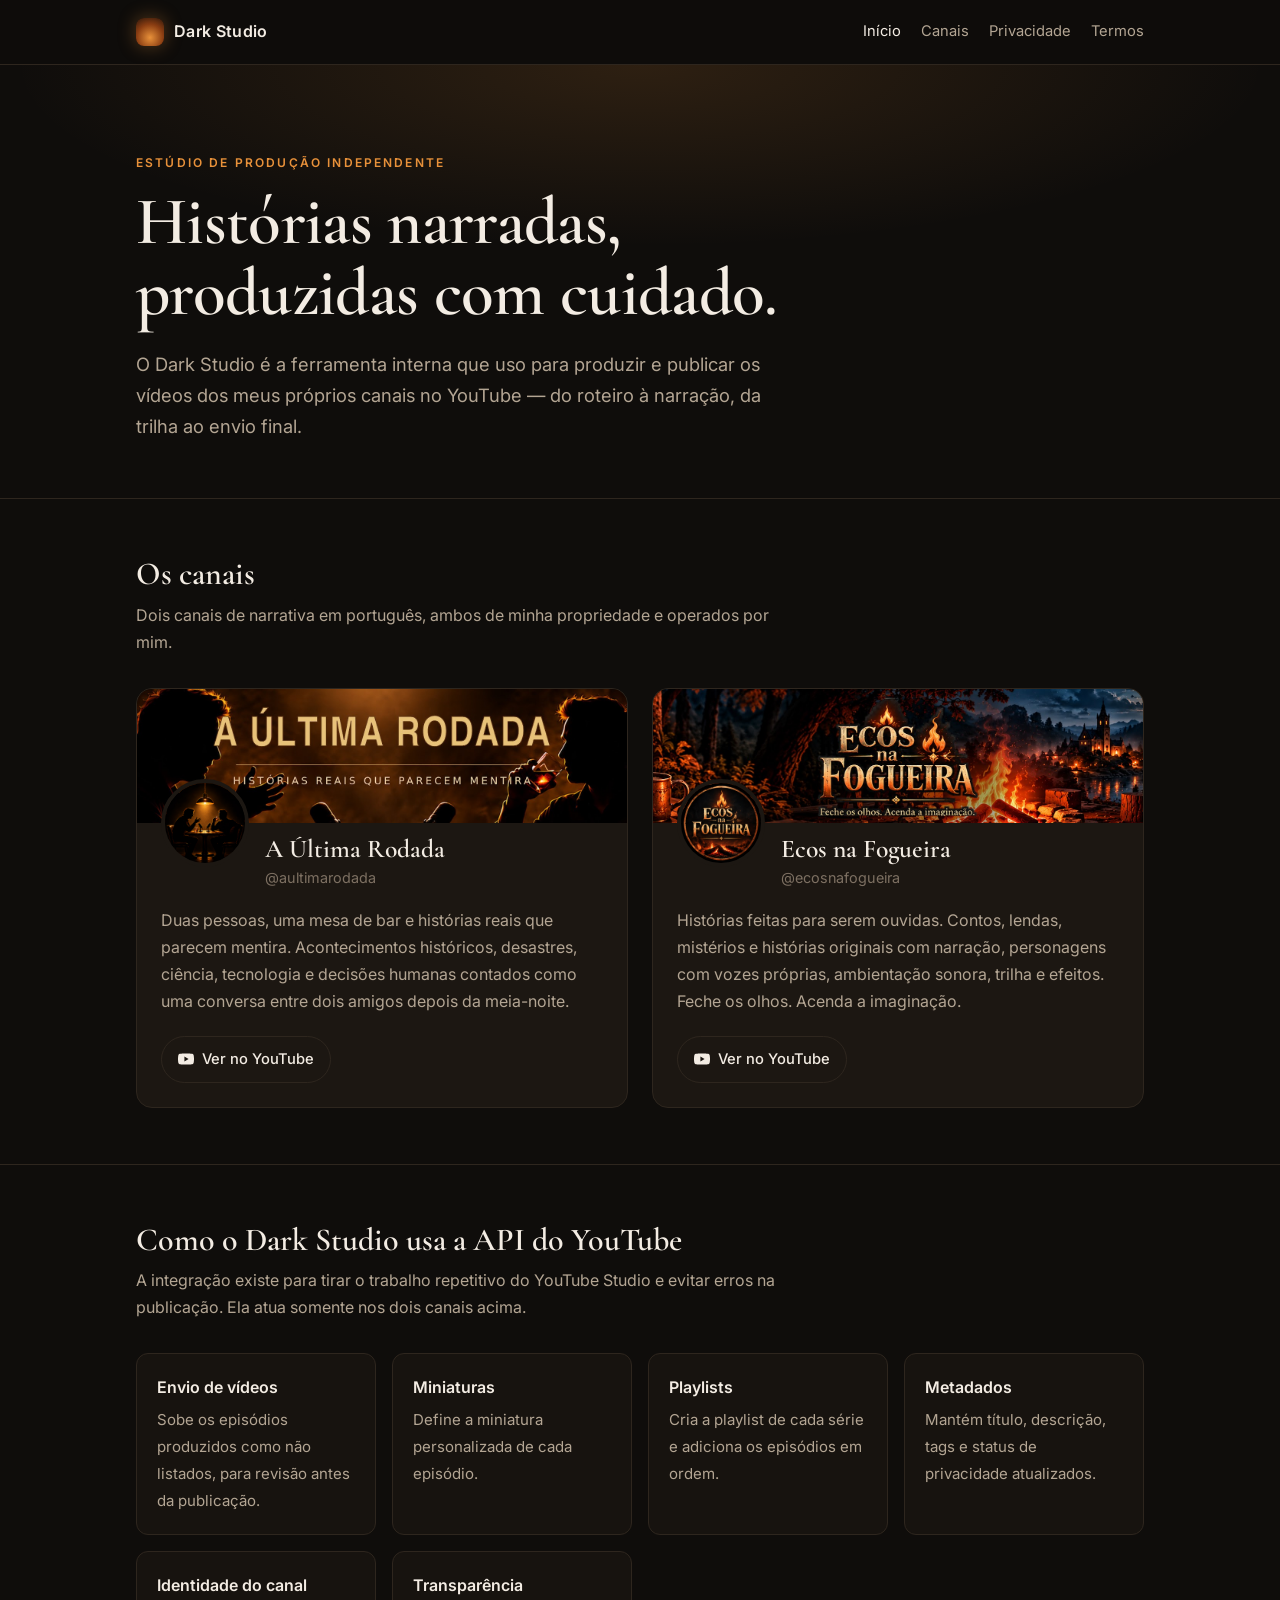
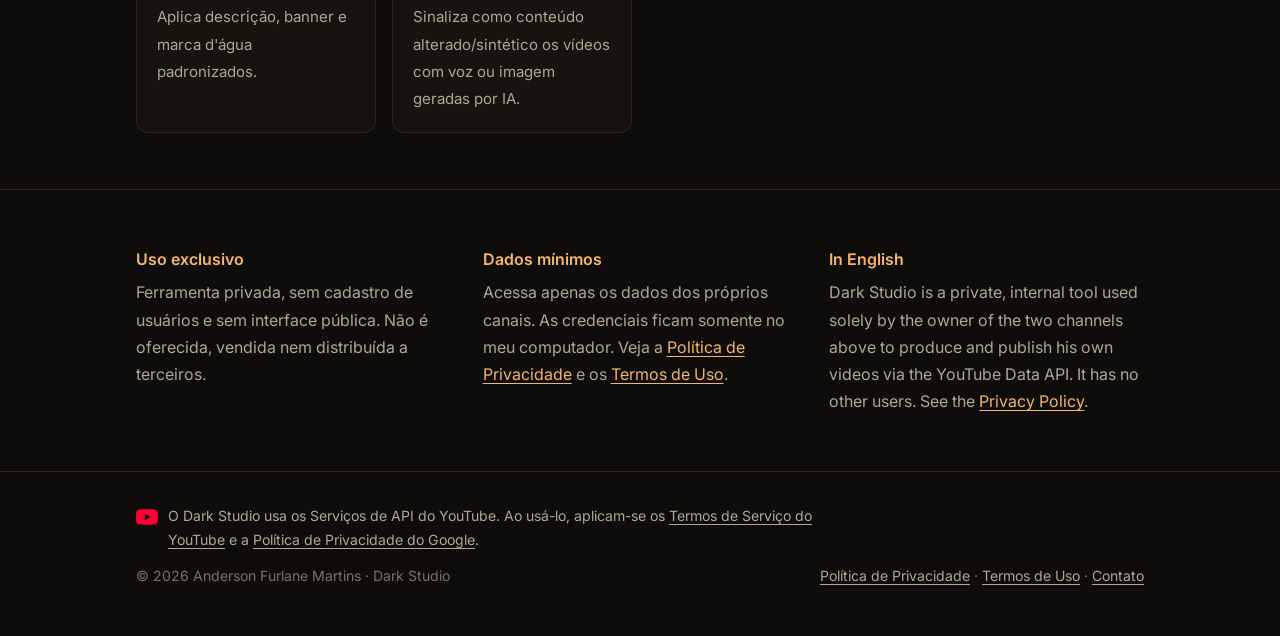
<file: index.html>
<!doctype html>
<html lang="pt-BR">
<head>
<meta charset="utf-8">
<meta name="viewport" content="width=device-width, initial-scale=1">
<link rel="preconnect" href="https://fonts.googleapis.com">
<link rel="preconnect" href="https://fonts.gstatic.com" crossorigin>
<link href="https://fonts.googleapis.com/css2?family=Cormorant+Garamond:wght@600&family=Inter:wght@400;500;600&display=swap" rel="stylesheet">
<link rel="icon" href="img/ecosnafogueira.jpg">
<link rel="stylesheet" href="style.css">
<title>Dark Studio</title>
<meta name="description" content="Ferramenta interna de produção e publicação de vídeos dos canais A Última Rodada e Ecos na Fogueira.">
</head>
<body>
<header class="top"><div class="wrap">
  <a class="brand" href="./"><span class="brand-mark" aria-hidden="true"></span>Dark Studio</a>
  <nav><a href="./" aria-current="page">Início</a><a href="./#canais">Canais</a><a href="privacidade.html">Privacidade</a><a href="termos.html">Termos</a></nav>
</div></header>

<main>
<div class="hero"><div class="wrap">
  <p class="eyebrow">Estúdio de produção independente</p>
  <h1>Histórias narradas,<br>produzidas com cuidado.</h1>
  <p class="lead">O Dark Studio é a ferramenta interna que uso para produzir e publicar os vídeos dos meus próprios canais no YouTube — do roteiro à narração, da trilha ao envio final.</p>
</div></div>

<section id="canais"><div class="wrap">
  <h2>Os canais</h2>
  <p class="section-sub">Dois canais de narrativa em português, ambos de minha propriedade e operados por mim.</p>
  <div class="channels">
    <article class="channel">
      <img class="channel-banner" src="img/aultimarodada-banner.jpg" alt="" loading="lazy">
      <div class="channel-body">
        <div class="channel-head">
          <img class="avatar" src="img/aultimarodada.jpg" alt="Logo do canal A Última Rodada">
          <div><h3>A Última Rodada</h3><span class="handle">@aultimarodada</span></div>
        </div>
        <p>Duas pessoas, uma mesa de bar e histórias reais que parecem mentira. Acontecimentos históricos, desastres, ciência, tecnologia e decisões humanas contados como uma conversa entre dois amigos depois da meia-noite.</p>
        <a class="btn" href="https://www.youtube.com/@aultimarodada"><svg viewBox="0 0 24 24" aria-hidden="true"><path d="M23.5 6.2a3 3 0 0 0-2.1-2.1C19.5 3.6 12 3.6 12 3.6s-7.5 0-9.4.5A3 3 0 0 0 .5 6.2 31 31 0 0 0 0 12a31 31 0 0 0 .5 5.8 3 3 0 0 0 2.1 2.1c1.9.5 9.4.5 9.4.5s7.5 0 9.4-.5a3 3 0 0 0 2.1-2.1A31 31 0 0 0 24 12a31 31 0 0 0-.5-5.8zM9.6 15.6V8.4l6.3 3.6-6.3 3.6z"/></svg> Ver no YouTube</a>
      </div>
    </article>
    <article class="channel">
      <img class="channel-banner" src="img/ecosnafogueira-banner.jpg" alt="" loading="lazy">
      <div class="channel-body">
        <div class="channel-head">
          <img class="avatar" src="img/ecosnafogueira.jpg" alt="Logo do canal Ecos na Fogueira">
          <div><h3>Ecos na Fogueira</h3><span class="handle">@ecosnafogueira</span></div>
        </div>
        <p>Histórias feitas para serem ouvidas. Contos, lendas, mistérios e histórias originais com narração, personagens com vozes próprias, ambientação sonora, trilha e efeitos. Feche os olhos. Acenda a imaginação.</p>
        <a class="btn" href="https://www.youtube.com/@ecosnafogueira"><svg viewBox="0 0 24 24" aria-hidden="true"><path d="M23.5 6.2a3 3 0 0 0-2.1-2.1C19.5 3.6 12 3.6 12 3.6s-7.5 0-9.4.5A3 3 0 0 0 .5 6.2 31 31 0 0 0 0 12a31 31 0 0 0 .5 5.8 3 3 0 0 0 2.1 2.1c1.9.5 9.4.5 9.4.5s7.5 0 9.4-.5a3 3 0 0 0 2.1-2.1A31 31 0 0 0 24 12a31 31 0 0 0-.5-5.8zM9.6 15.6V8.4l6.3 3.6-6.3 3.6z"/></svg> Ver no YouTube</a>
      </div>
    </article>
  </div>
</div></section>

<section><div class="wrap">
  <h2>Como o Dark Studio usa a API do YouTube</h2>
  <p class="section-sub">A integração existe para tirar o trabalho repetitivo do YouTube Studio e evitar erros na publicação. Ela atua somente nos dois canais acima.</p>
  <ul class="features">
    <li><strong>Envio de vídeos</strong><span>Sobe os episódios produzidos como não listados, para revisão antes da publicação.</span></li>
    <li><strong>Miniaturas</strong><span>Define a miniatura personalizada de cada episódio.</span></li>
    <li><strong>Playlists</strong><span>Cria a playlist de cada série e adiciona os episódios em ordem.</span></li>
    <li><strong>Metadados</strong><span>Mantém título, descrição, tags e status de privacidade atualizados.</span></li>
    <li><strong>Identidade do canal</strong><span>Aplica descrição, banner e marca d'água padronizados.</span></li>
    <li><strong>Transparência</strong><span>Sinaliza como conteúdo alterado/sintético os vídeos com voz ou imagem geradas por IA.</span></li>
  </ul>
</div></section>

<section><div class="wrap note">
  <div><h3>Uso exclusivo</h3><p>Ferramenta privada, sem cadastro de usuários e sem interface pública. Não é oferecida, vendida nem distribuída a terceiros.</p></div>
  <div><h3>Dados mínimos</h3><p>Acessa apenas os dados dos próprios canais. As credenciais ficam somente no meu computador. Veja a <a href="privacidade.html">Política de Privacidade</a> e os <a href="termos.html">Termos de Uso</a>.</p></div>
  <div lang="en"><h3>In English</h3><p>Dark Studio is a private, internal tool used solely by the owner of the two channels above to produce and publish his own videos via the YouTube Data API. It has no other users. See the <a href="privacidade.html#en">Privacy Policy</a>.</p></div>
</div></section>
</main>

<footer><div class="wrap">
  <div class="yt-attr"><svg viewBox="0 0 24 24" aria-hidden="true"><path d="M23.5 6.2a3 3 0 0 0-2.1-2.1C19.5 3.6 12 3.6 12 3.6s-7.5 0-9.4.5A3 3 0 0 0 .5 6.2 31 31 0 0 0 0 12a31 31 0 0 0 .5 5.8 3 3 0 0 0 2.1 2.1c1.9.5 9.4.5 9.4.5s7.5 0 9.4-.5a3 3 0 0 0 2.1-2.1A31 31 0 0 0 24 12a31 31 0 0 0-.5-5.8zM9.6 15.6V8.4l6.3 3.6-6.3 3.6z"/></svg><span>O Dark Studio usa os Serviços de API do YouTube. Ao usá-lo, aplicam-se os <a href="https://www.youtube.com/t/terms">Termos de Serviço do YouTube</a> e a <a href="https://policies.google.com/privacy">Política de Privacidade do Google</a>.</span></div>
  <div class="foot-row"><span>© 2026 Anderson Furlane Martins · Dark Studio</span>
  <span><a href="privacidade.html">Política de Privacidade</a> · <a href="termos.html">Termos de Uso</a> · <a href="mailto:andersonfurlanemartins@gmail.com">Contato</a></span></div>
</div></footer>
</body>
</html>
</file>
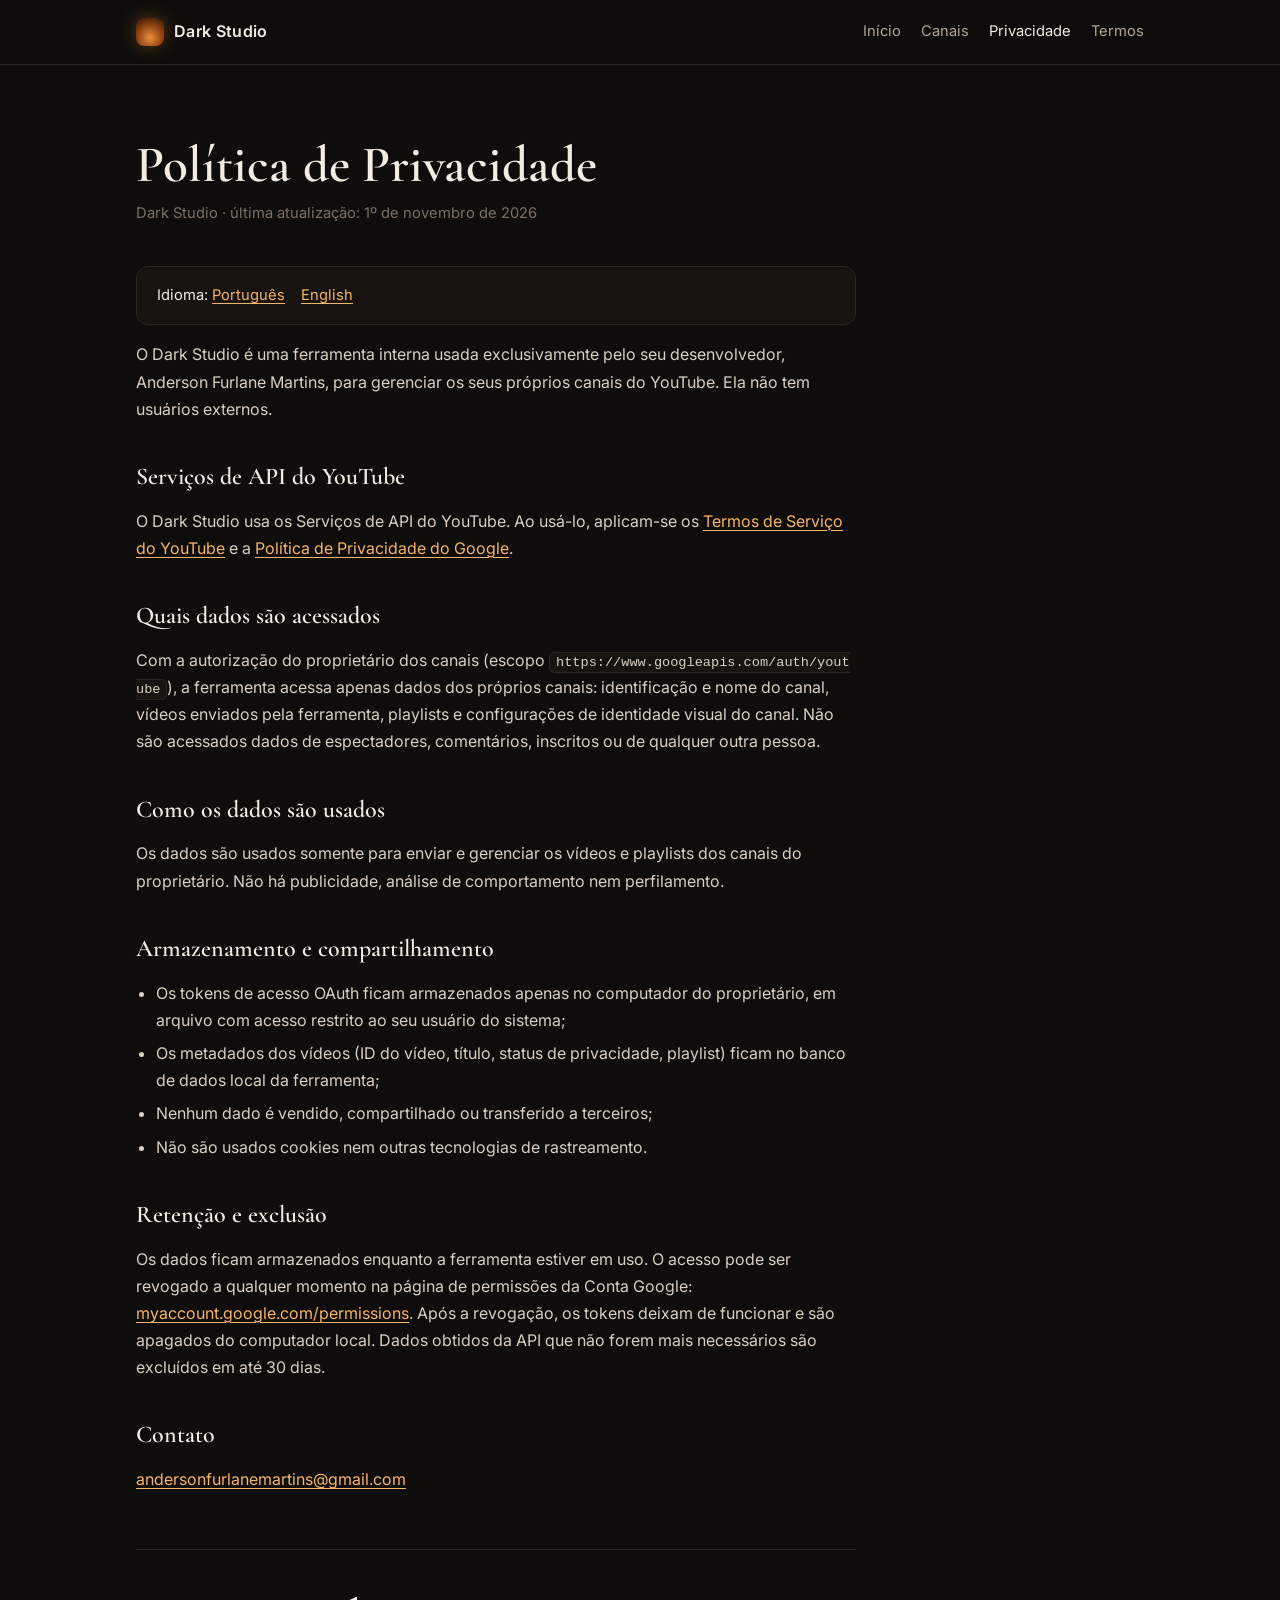
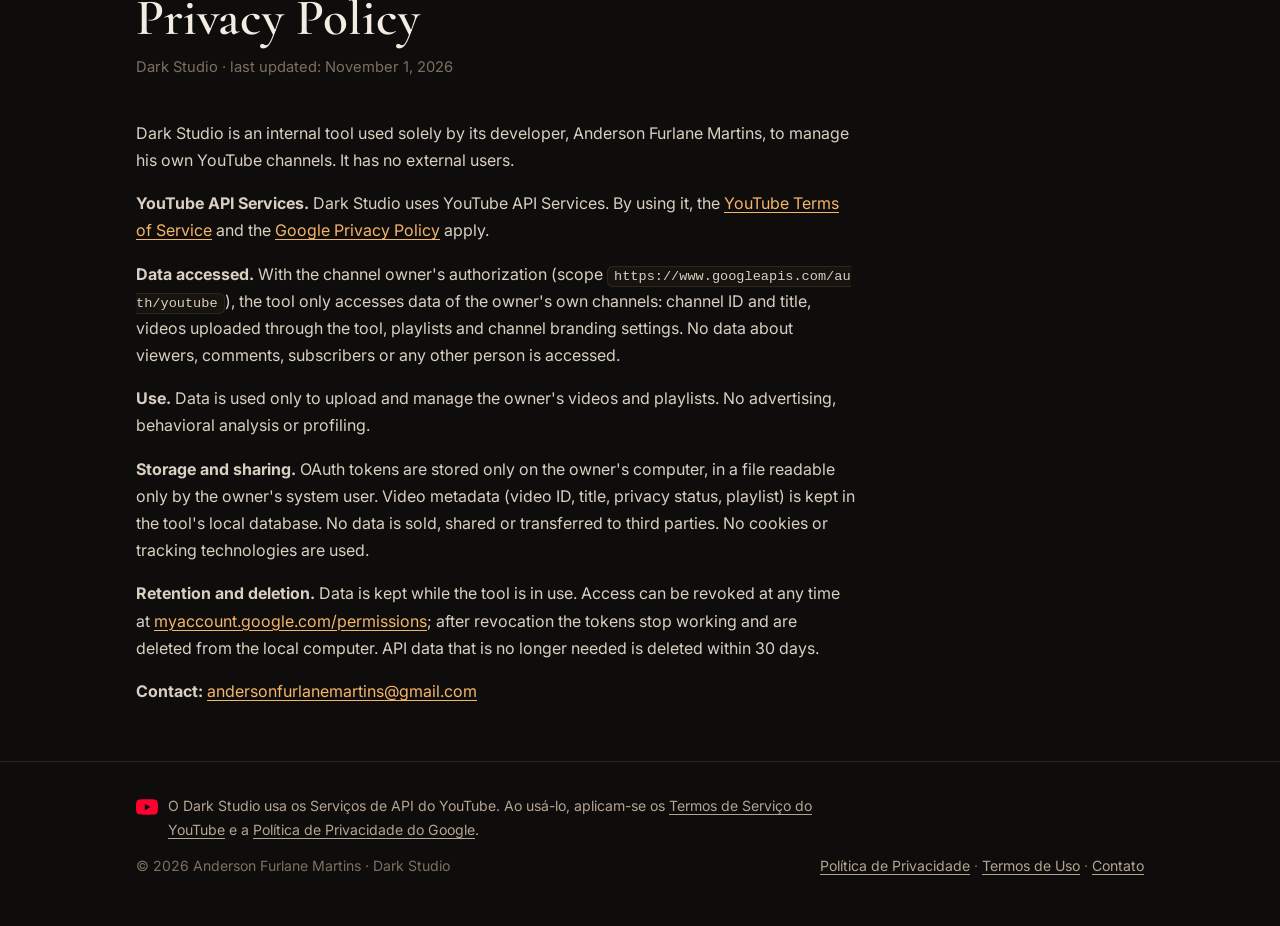
<file: privacidade.html>
<!doctype html>
<html lang="pt-BR">
<head>
<meta charset="utf-8">
<meta name="viewport" content="width=device-width, initial-scale=1">
<link rel="preconnect" href="https://fonts.googleapis.com">
<link rel="preconnect" href="https://fonts.gstatic.com" crossorigin>
<link href="https://fonts.googleapis.com/css2?family=Cormorant+Garamond:wght@600&family=Inter:wght@400;500;600&display=swap" rel="stylesheet">
<link rel="icon" href="img/ecosnafogueira.jpg">
<link rel="stylesheet" href="style.css">
<title>Política de Privacidade · Dark Studio</title>
</head>
<body>
<header class="top"><div class="wrap">
  <a class="brand" href="./"><span class="brand-mark" aria-hidden="true"></span>Dark Studio</a>
  <nav><a href="./">Início</a><a href="./#canais">Canais</a><a href="privacidade.html" aria-current="page">Privacidade</a><a href="termos.html">Termos</a></nav>
</div></header>
<main class="wrap"><article class="doc">
<h1>Política de Privacidade</h1>
<p class="meta">Dark Studio · última atualização: 1º de novembro de 2026</p>
<div class="toc">Idioma: <a href="#pt">Português</a><a href="#en">English</a></div>
<div id="pt"><p>O Dark Studio é uma ferramenta interna usada exclusivamente pelo seu desenvolvedor, Anderson Furlane Martins, para gerenciar os seus próprios canais do YouTube. Ela não tem usuários externos.</p>

<h2>Serviços de API do YouTube</h2>
<p>O Dark Studio usa os Serviços de API do YouTube. Ao usá-lo, aplicam-se os <a href="https://www.youtube.com/t/terms">Termos de Serviço do YouTube</a> e a <a href="https://policies.google.com/privacy">Política de Privacidade do Google</a>.</p>

<h2>Quais dados são acessados</h2>
<p>Com a autorização do proprietário dos canais (escopo <code>https://www.googleapis.com/auth/youtube</code>), a ferramenta acessa apenas dados dos próprios canais: identificação e nome do canal, vídeos enviados pela ferramenta, playlists e configurações de identidade visual do canal. Não são acessados dados de espectadores, comentários, inscritos ou de qualquer outra pessoa.</p>

<h2>Como os dados são usados</h2>
<p>Os dados são usados somente para enviar e gerenciar os vídeos e playlists dos canais do proprietário. Não há publicidade, análise de comportamento nem perfilamento.</p>

<h2>Armazenamento e compartilhamento</h2>
<ul>
<li>Os tokens de acesso OAuth ficam armazenados apenas no computador do proprietário, em arquivo com acesso restrito ao seu usuário do sistema;</li>
<li>Os metadados dos vídeos (ID do vídeo, título, status de privacidade, playlist) ficam no banco de dados local da ferramenta;</li>
<li>Nenhum dado é vendido, compartilhado ou transferido a terceiros;</li>
<li>Não são usados cookies nem outras tecnologias de rastreamento.</li>
</ul>

<h2>Retenção e exclusão</h2>
<p>Os dados ficam armazenados enquanto a ferramenta estiver em uso. O acesso pode ser revogado a qualquer momento na página de permissões da Conta Google: <a href="https://myaccount.google.com/permissions">myaccount.google.com/permissions</a>. Após a revogação, os tokens deixam de funcionar e são apagados do computador local. Dados obtidos da API que não forem mais necessários são excluídos em até 30 dias.</p>

<h2>Contato</h2>
<p><a href="mailto:andersonfurlanemartins@gmail.com">andersonfurlanemartins@gmail.com</a></p>

</div>
<div class="lang-split" id="en" lang="en">
<h1>Privacy Policy</h1>
<p class="meta">Dark Studio · last updated: November 1, 2026</p>
<p>Dark Studio is an internal tool used solely by its developer, Anderson Furlane Martins, to manage his own YouTube channels. It has no external users.</p>
<p><strong>YouTube API Services.</strong> Dark Studio uses YouTube API Services. By using it, the <a href="https://www.youtube.com/t/terms">YouTube Terms of Service</a> and the <a href="https://policies.google.com/privacy">Google Privacy Policy</a> apply.</p>
<p><strong>Data accessed.</strong> With the channel owner's authorization (scope <code>https://www.googleapis.com/auth/youtube</code>), the tool only accesses data of the owner's own channels: channel ID and title, videos uploaded through the tool, playlists and channel branding settings. No data about viewers, comments, subscribers or any other person is accessed.</p>
<p><strong>Use.</strong> Data is used only to upload and manage the owner's videos and playlists. No advertising, behavioral analysis or profiling.</p>
<p><strong>Storage and sharing.</strong> OAuth tokens are stored only on the owner's computer, in a file readable only by the owner's system user. Video metadata (video ID, title, privacy status, playlist) is kept in the tool's local database. No data is sold, shared or transferred to third parties. No cookies or tracking technologies are used.</p>
<p><strong>Retention and deletion.</strong> Data is kept while the tool is in use. Access can be revoked at any time at <a href="https://myaccount.google.com/permissions">myaccount.google.com/permissions</a>; after revocation the tokens stop working and are deleted from the local computer. API data that is no longer needed is deleted within 30 days.</p>
<p><strong>Contact:</strong> <a href="mailto:andersonfurlanemartins@gmail.com">andersonfurlanemartins@gmail.com</a></p>
</div>
</article></main>
<footer><div class="wrap">
  <div class="yt-attr"><svg viewBox="0 0 24 24" aria-hidden="true"><path d="M23.5 6.2a3 3 0 0 0-2.1-2.1C19.5 3.6 12 3.6 12 3.6s-7.5 0-9.4.5A3 3 0 0 0 .5 6.2 31 31 0 0 0 0 12a31 31 0 0 0 .5 5.8 3 3 0 0 0 2.1 2.1c1.9.5 9.4.5 9.4.5s7.5 0 9.4-.5a3 3 0 0 0 2.1-2.1A31 31 0 0 0 24 12a31 31 0 0 0-.5-5.8zM9.6 15.6V8.4l6.3 3.6-6.3 3.6z"/></svg><span>O Dark Studio usa os Serviços de API do YouTube. Ao usá-lo, aplicam-se os <a href="https://www.youtube.com/t/terms">Termos de Serviço do YouTube</a> e a <a href="https://policies.google.com/privacy">Política de Privacidade do Google</a>.</span></div>
  <div class="foot-row"><span>© 2026 Anderson Furlane Martins · Dark Studio</span>
  <span><a href="privacidade.html">Política de Privacidade</a> · <a href="termos.html">Termos de Uso</a> · <a href="mailto:andersonfurlanemartins@gmail.com">Contato</a></span></div>
</div></footer>
</body>
</html>
</file>
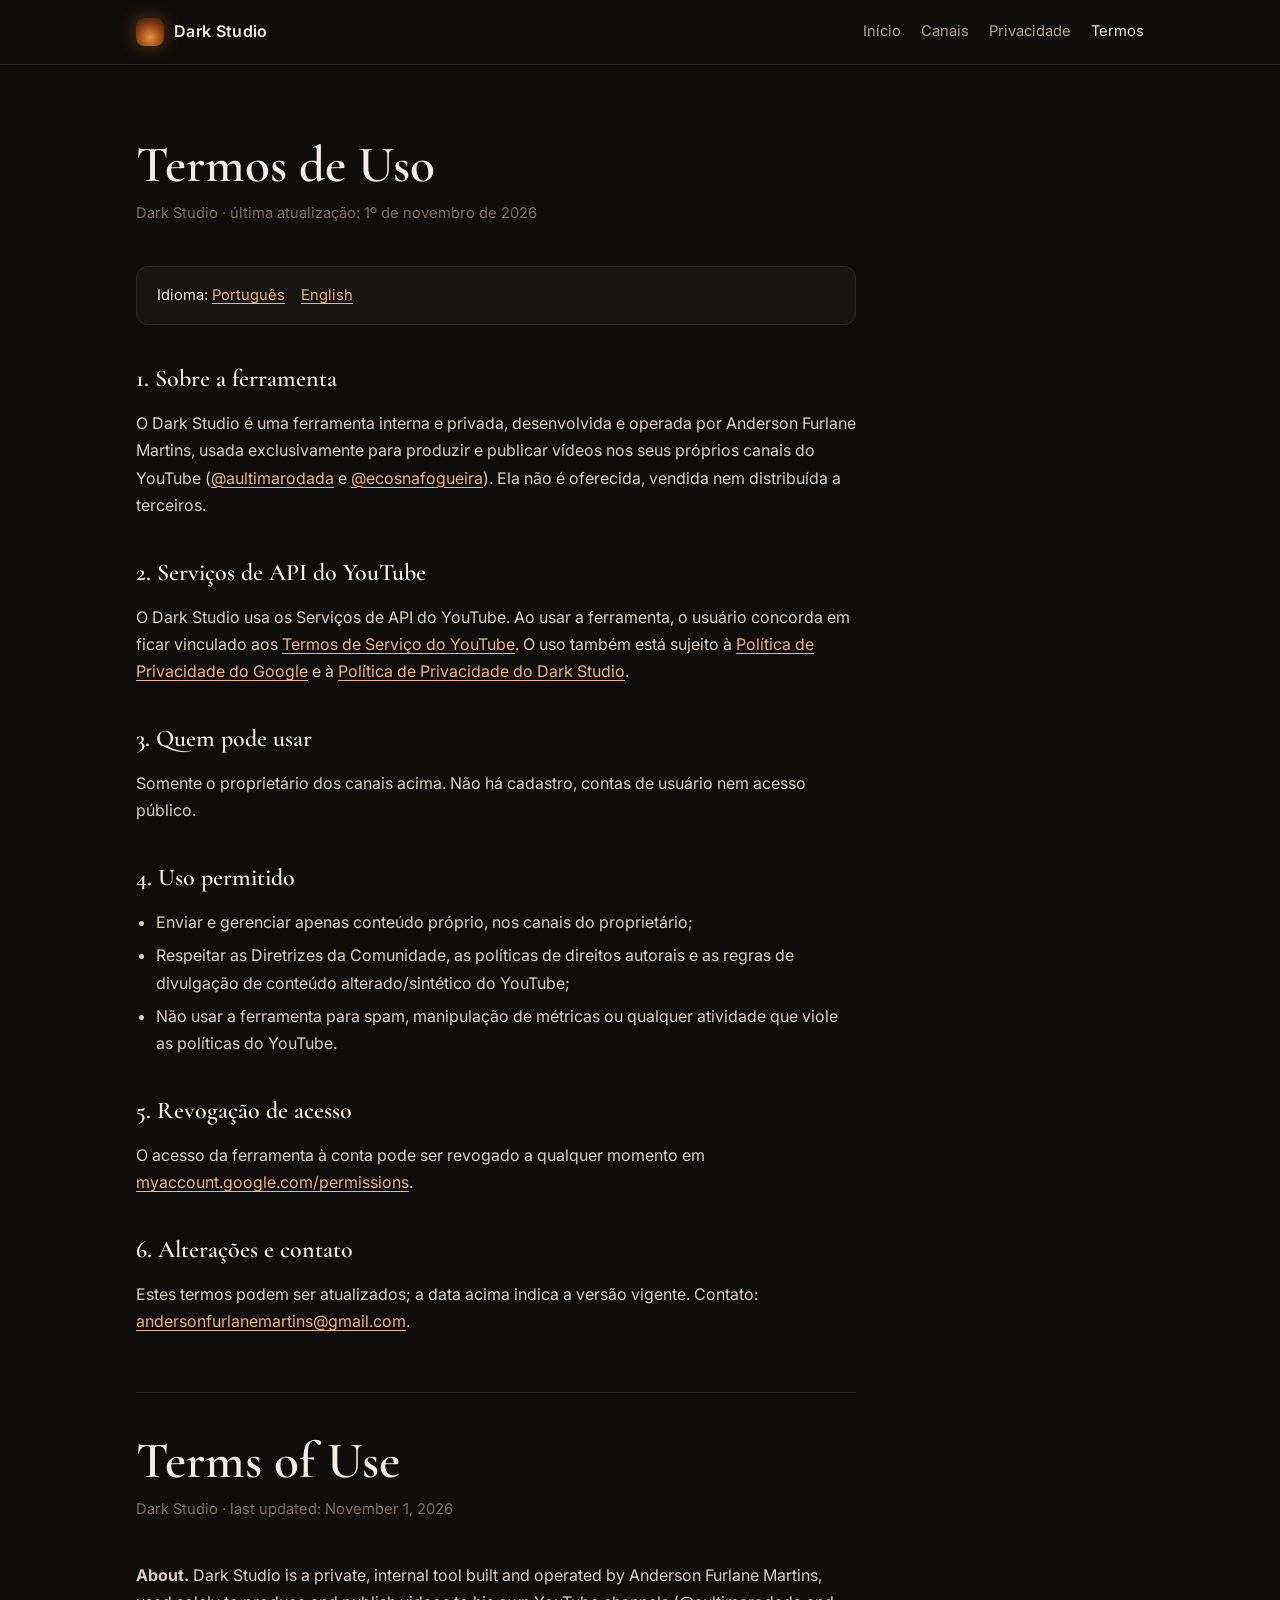
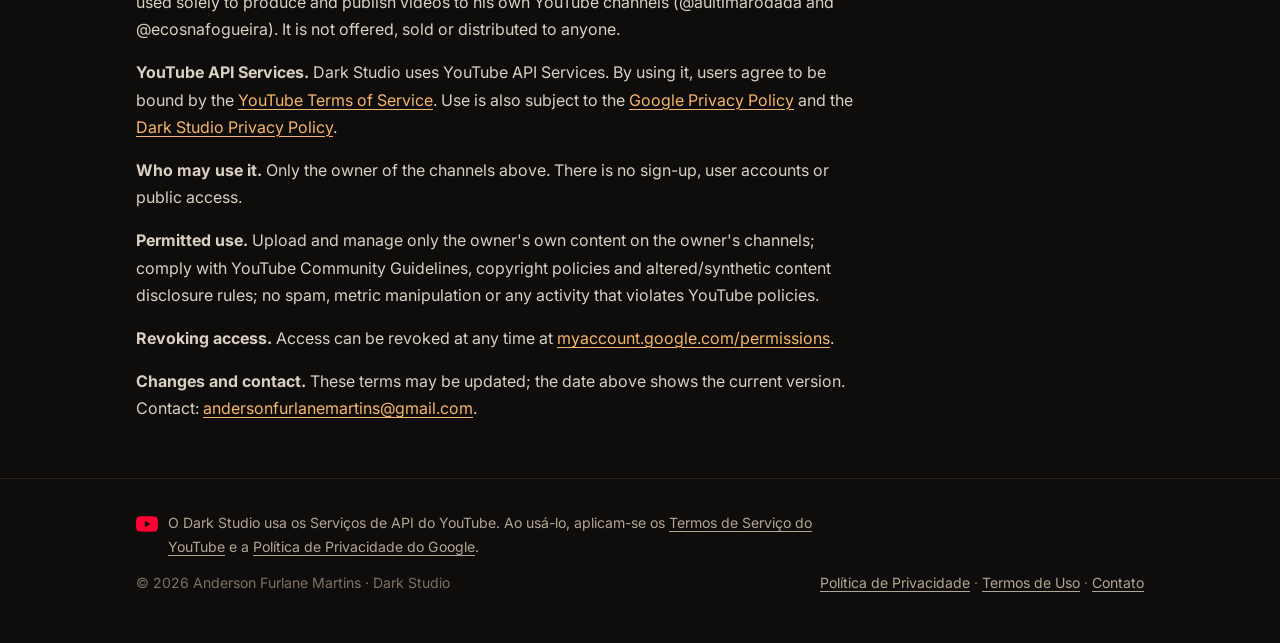
<file: termos.html>
<!doctype html>
<html lang="pt-BR">
<head>
<meta charset="utf-8">
<meta name="viewport" content="width=device-width, initial-scale=1">
<link rel="preconnect" href="https://fonts.googleapis.com">
<link rel="preconnect" href="https://fonts.gstatic.com" crossorigin>
<link href="https://fonts.googleapis.com/css2?family=Cormorant+Garamond:wght@600&family=Inter:wght@400;500;600&display=swap" rel="stylesheet">
<link rel="icon" href="img/ecosnafogueira.jpg">
<link rel="stylesheet" href="style.css">
<title>Termos de Uso · Dark Studio</title>
</head>
<body>
<header class="top"><div class="wrap">
  <a class="brand" href="./"><span class="brand-mark" aria-hidden="true"></span>Dark Studio</a>
  <nav><a href="./">Início</a><a href="./#canais">Canais</a><a href="privacidade.html">Privacidade</a><a href="termos.html" aria-current="page">Termos</a></nav>
</div></header>
<main class="wrap"><article class="doc">
<h1>Termos de Uso</h1>
<p class="meta">Dark Studio · última atualização: 1º de novembro de 2026</p>
<div class="toc">Idioma: <a href="#pt">Português</a><a href="#en">English</a></div>
<div id="pt">
<h2>1. Sobre a ferramenta</h2>
<p>O Dark Studio é uma ferramenta interna e privada, desenvolvida e operada por Anderson Furlane Martins, usada exclusivamente para produzir e publicar vídeos nos seus próprios canais do YouTube (<a href="https://www.youtube.com/@aultimarodada">@aultimarodada</a> e <a href="https://www.youtube.com/@ecosnafogueira">@ecosnafogueira</a>). Ela não é oferecida, vendida nem distribuída a terceiros.</p>
<h2>2. Serviços de API do YouTube</h2>
<p>O Dark Studio usa os Serviços de API do YouTube. Ao usar a ferramenta, o usuário concorda em ficar vinculado aos <a href="https://www.youtube.com/t/terms">Termos de Serviço do YouTube</a>. O uso também está sujeito à <a href="https://policies.google.com/privacy">Política de Privacidade do Google</a> e à <a href="privacidade.html">Política de Privacidade do Dark Studio</a>.</p>
<h2>3. Quem pode usar</h2>
<p>Somente o proprietário dos canais acima. Não há cadastro, contas de usuário nem acesso público.</p>
<h2>4. Uso permitido</h2>
<ul>
<li>Enviar e gerenciar apenas conteúdo próprio, nos canais do proprietário;</li>
<li>Respeitar as Diretrizes da Comunidade, as políticas de direitos autorais e as regras de divulgação de conteúdo alterado/sintético do YouTube;</li>
<li>Não usar a ferramenta para spam, manipulação de métricas ou qualquer atividade que viole as políticas do YouTube.</li>
</ul>
<h2>5. Revogação de acesso</h2>
<p>O acesso da ferramenta à conta pode ser revogado a qualquer momento em <a href="https://myaccount.google.com/permissions">myaccount.google.com/permissions</a>.</p>
<h2>6. Alterações e contato</h2>
<p>Estes termos podem ser atualizados; a data acima indica a versão vigente. Contato: <a href="mailto:andersonfurlanemartins@gmail.com">andersonfurlanemartins@gmail.com</a>.</p>
</div>
<div class="lang-split" id="en" lang="en">
<h1>Terms of Use</h1>
<p class="meta">Dark Studio · last updated: November 1, 2026</p>
<p><strong>About.</strong> Dark Studio is a private, internal tool built and operated by Anderson Furlane Martins, used solely to produce and publish videos to his own YouTube channels (@aultimarodada and @ecosnafogueira). It is not offered, sold or distributed to anyone.</p>
<p><strong>YouTube API Services.</strong> Dark Studio uses YouTube API Services. By using it, users agree to be bound by the <a href="https://www.youtube.com/t/terms">YouTube Terms of Service</a>. Use is also subject to the <a href="https://policies.google.com/privacy">Google Privacy Policy</a> and the <a href="privacidade.html#en">Dark Studio Privacy Policy</a>.</p>
<p><strong>Who may use it.</strong> Only the owner of the channels above. There is no sign-up, user accounts or public access.</p>
<p><strong>Permitted use.</strong> Upload and manage only the owner's own content on the owner's channels; comply with YouTube Community Guidelines, copyright policies and altered/synthetic content disclosure rules; no spam, metric manipulation or any activity that violates YouTube policies.</p>
<p><strong>Revoking access.</strong> Access can be revoked at any time at <a href="https://myaccount.google.com/permissions">myaccount.google.com/permissions</a>.</p>
<p><strong>Changes and contact.</strong> These terms may be updated; the date above shows the current version. Contact: <a href="mailto:andersonfurlanemartins@gmail.com">andersonfurlanemartins@gmail.com</a>.</p>
</div>
</article></main>
<footer><div class="wrap">
  <div class="yt-attr"><svg viewBox="0 0 24 24" aria-hidden="true"><path d="M23.5 6.2a3 3 0 0 0-2.1-2.1C19.5 3.6 12 3.6 12 3.6s-7.5 0-9.4.5A3 3 0 0 0 .5 6.2 31 31 0 0 0 0 12a31 31 0 0 0 .5 5.8 3 3 0 0 0 2.1 2.1c1.9.5 9.4.5 9.4.5s7.5 0 9.4-.5a3 3 0 0 0 2.1-2.1A31 31 0 0 0 24 12a31 31 0 0 0-.5-5.8zM9.6 15.6V8.4l6.3 3.6-6.3 3.6z"/></svg><span>O Dark Studio usa os Serviços de API do YouTube. Ao usá-lo, aplicam-se os <a href="https://www.youtube.com/t/terms">Termos de Serviço do YouTube</a> e a <a href="https://policies.google.com/privacy">Política de Privacidade do Google</a>.</span></div>
  <div class="foot-row"><span>© 2026 Anderson Furlane Martins · Dark Studio</span>
  <span><a href="privacidade.html">Política de Privacidade</a> · <a href="termos.html">Termos de Uso</a> · <a href="mailto:andersonfurlanemartins@gmail.com">Contato</a></span></div>
</div></footer>
</body>
</html>
</file>
<file: style.css>
:root{
  --bg:#0f0d0b;--bg-2:#17130f;--card:#1c1712;--line:#2e261e;
  --fg:#f3ece3;--muted:#b3a593;--faint:#7d7062;
  --accent:#e8913a;--accent-2:#f5b56b;
  --serif:"Cormorant Garamond",Georgia,serif;
  --sans:"Inter",system-ui,-apple-system,"Segoe UI",Roboto,sans-serif;
}
*{box-sizing:border-box}
html{-webkit-text-size-adjust:100%}
body{margin:0;background:var(--bg);color:var(--fg);font:16px/1.7 var(--sans)}
a{color:var(--accent-2);text-decoration-thickness:1px;text-underline-offset:3px}
a:hover{color:var(--fg)}
img{max-width:100%;display:block}
.wrap{max-width:1040px;margin:0 auto;padding:0 16px}

/* topo */
.top{border-bottom:1px solid var(--line);background:rgba(15,13,11,.85);backdrop-filter:blur(8px);position:sticky;top:0;z-index:10}
.top .wrap{display:flex;align-items:center;justify-content:space-between;height:64px;gap:16px}
.brand{display:flex;align-items:center;gap:10px;color:var(--fg);text-decoration:none;font-weight:600;letter-spacing:.02em}
.brand-mark{width:28px;height:28px;border-radius:8px;background:radial-gradient(circle at 50% 70%,var(--accent) 0,#8a3d12 55%,#2a160b 100%);box-shadow:0 0 18px rgba(232,145,58,.35)}
.top nav{display:flex;gap:20px;font-size:.92rem}
.top nav a{color:var(--muted);text-decoration:none}
.top nav a:hover,.top nav a[aria-current]{color:var(--fg)}

/* hero */
.hero{padding:88px 0 56px;background:radial-gradient(ellipse 70% 60% at 50% 0%,rgba(232,145,58,.14),transparent 70%)}
.eyebrow{text-transform:uppercase;letter-spacing:.18em;font-size:.75rem;color:var(--accent);font-weight:600;margin:0 0 14px}
.hero h1{font-family:var(--serif);font-weight:600;font-size:clamp(2.6rem,6vw,4.2rem);line-height:1.05;margin:0 0 20px;letter-spacing:-.01em}
.lead{font-size:1.15rem;color:var(--muted);max-width:640px;margin:0}

/* seções */
section{padding:56px 0;border-top:1px solid var(--line)}
h2{font-family:var(--serif);font-weight:600;font-size:2rem;line-height:1.2;margin:0 0 8px}
.section-sub{color:var(--muted);margin:0 0 32px;max-width:640px}

/* canais */
.channels{display:grid;grid-template-columns:repeat(auto-fit,minmax(300px,1fr));gap:24px}
.channel{background:var(--card);border:1px solid var(--line);border-radius:16px;overflow:hidden;display:flex;flex-direction:column}
.channel-banner{aspect-ratio:1280/351;width:100%;object-fit:cover}
.channel-body{padding:0 24px 24px;display:flex;flex-direction:column;flex:1}
.channel-head{display:flex;align-items:flex-start;gap:16px;margin-bottom:16px}
.channel-head>div{padding-top:12px;min-width:0}
.avatar{width:88px;height:88px;margin-top:-44px;border-radius:50%;border:4px solid var(--card);background:var(--bg);flex:none}
.channel-head h3{font-family:var(--serif);font-size:1.6rem;font-weight:600;margin:0;line-height:1.1}
.handle{color:var(--faint);font-size:.9rem}
.channel p{color:var(--muted);margin:0 0 20px;flex:1}
.btn{align-self:flex-start;display:inline-flex;align-items:center;gap:8px;padding:10px 16px;border-radius:999px;border:1px solid var(--line);color:var(--fg);text-decoration:none;font-size:.92rem;font-weight:500;transition:border-color .15s,background .15s}
.btn:hover{border-color:var(--accent);background:rgba(232,145,58,.08);color:var(--fg)}
.btn svg{width:16px;height:16px;fill:currentColor}

/* recursos */
.features{display:grid;grid-template-columns:repeat(auto-fit,minmax(220px,1fr));gap:16px;list-style:none;padding:0;margin:0}
.features li{background:var(--bg-2);border:1px solid var(--line);border-radius:12px;padding:20px}
.features strong{display:block;margin-bottom:4px;font-weight:600}
.features span{color:var(--muted);font-size:.94rem}

/* nota / destaque */
.note{display:grid;grid-template-columns:repeat(auto-fit,minmax(260px,1fr));gap:32px}
.note h3{font-size:1rem;font-weight:600;margin:0 0 6px;color:var(--accent-2)}
.note p{margin:0;color:var(--muted)}

/* documento (privacidade) */
.doc{max-width:720px;padding:72px 0 40px}
.doc h1{font-family:var(--serif);font-weight:600;font-size:clamp(2.2rem,5vw,3.2rem);line-height:1.1;margin:0 0 8px}
.doc .meta{color:var(--faint);margin:0 0 40px;font-size:.92rem}
.doc h2{font-size:1.5rem;margin:40px 0 10px}
.doc p,.doc li{color:#d9cfc2}
.doc ul{padding-left:20px}
.doc li{margin:6px 0}
.doc code{font-size:.85em;background:var(--bg-2);border:1px solid var(--line);border-radius:6px;padding:2px 6px;word-break:break-all}
.lang-split{margin-top:56px;padding-top:40px;border-top:1px solid var(--line)}
.toc{background:var(--bg-2);border:1px solid var(--line);border-radius:12px;padding:16px 20px;margin:0 0 8px;font-size:.92rem}
.toc a{margin-right:16px}

/* rodapé */
footer{border-top:1px solid var(--line);padding:32px 0 48px;color:var(--faint);font-size:.88rem}
footer .wrap{display:flex;flex-wrap:wrap;justify-content:space-between;gap:12px}
footer a{color:var(--muted)}

@media (max-width:560px){
  .top nav{gap:14px;font-size:.85rem}
  .hero{padding:56px 0 40px}
  .channel-body{padding:0 18px 20px}
  .avatar{width:72px;height:72px;margin-top:-36px}
  .channel-head h3{font-size:1.35rem}
}
footer .wrap{flex-direction:column}
.yt-attr{display:flex;gap:10px;align-items:flex-start;color:var(--muted);max-width:720px}
.yt-attr svg{width:22px;height:22px;flex:none;fill:#ff0033;margin-top:2px}
.foot-row{display:flex;flex-wrap:wrap;justify-content:space-between;gap:12px;width:100%}
</file>
